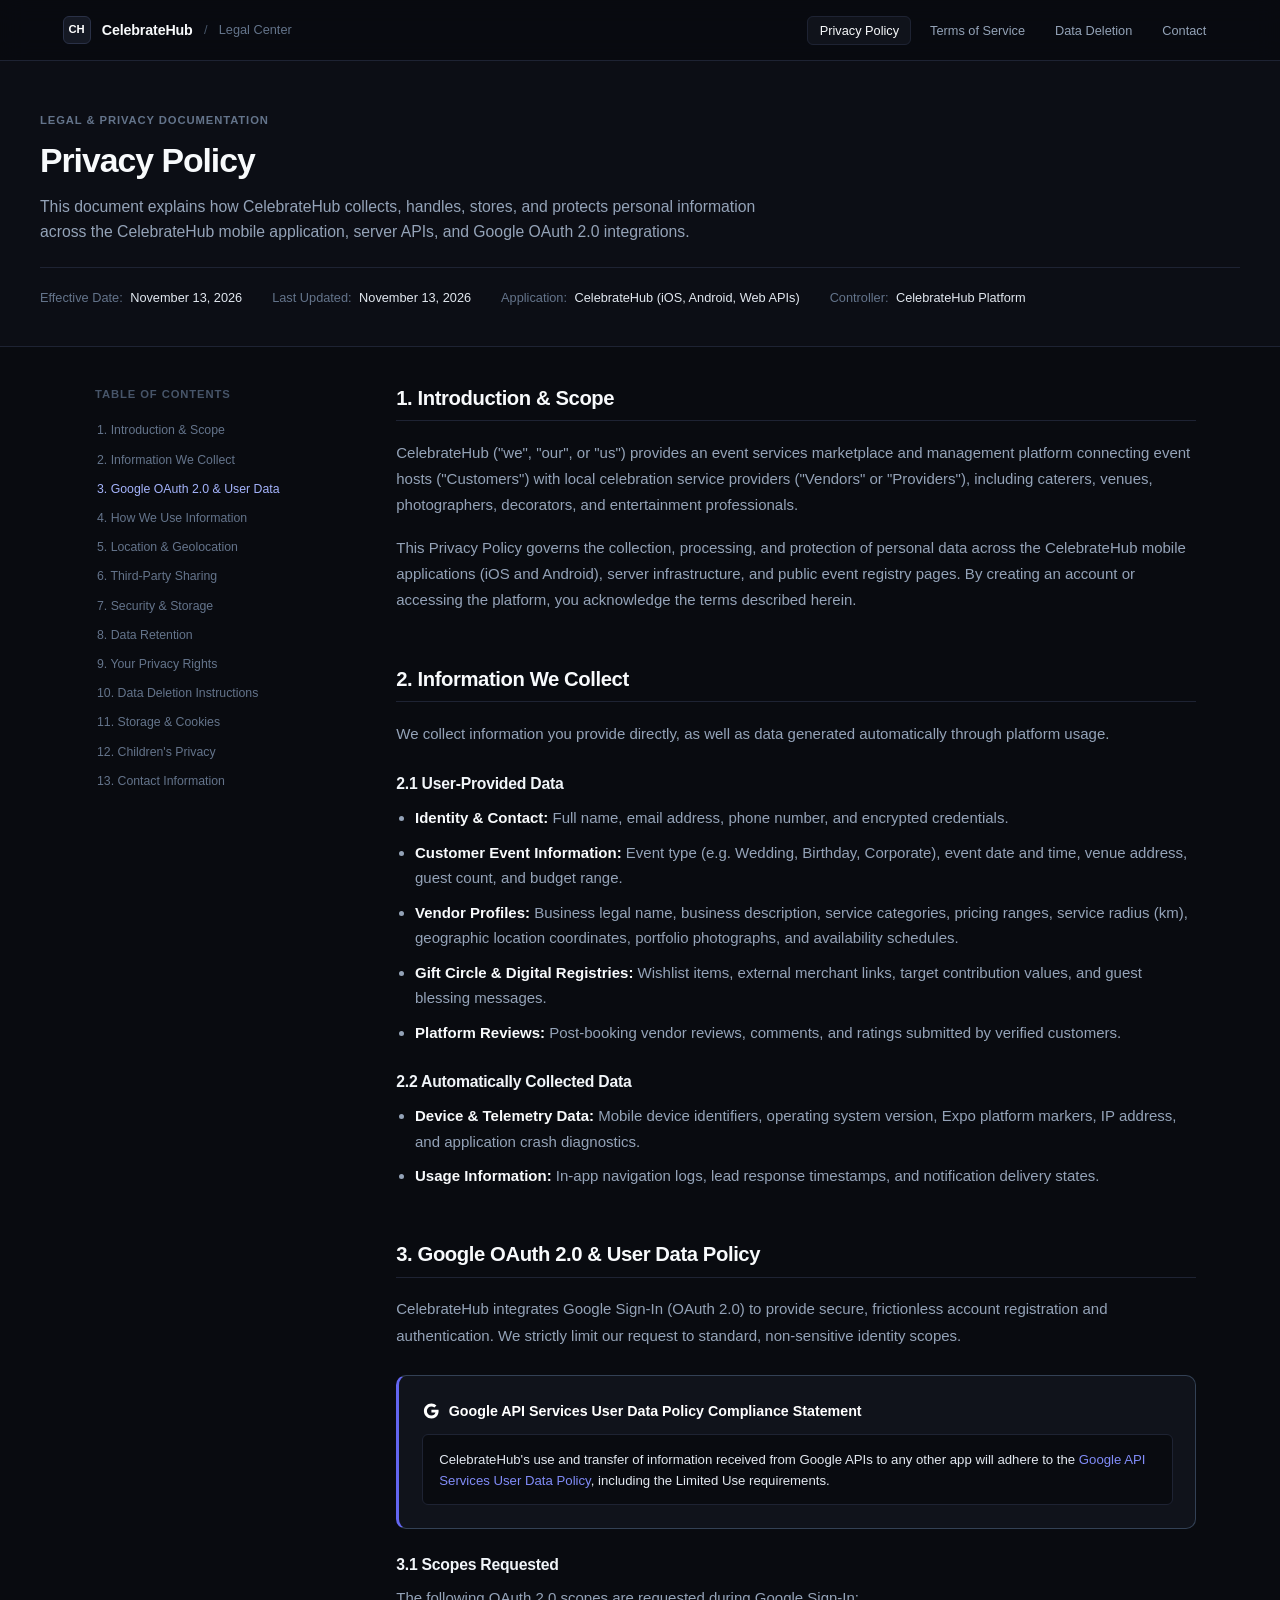
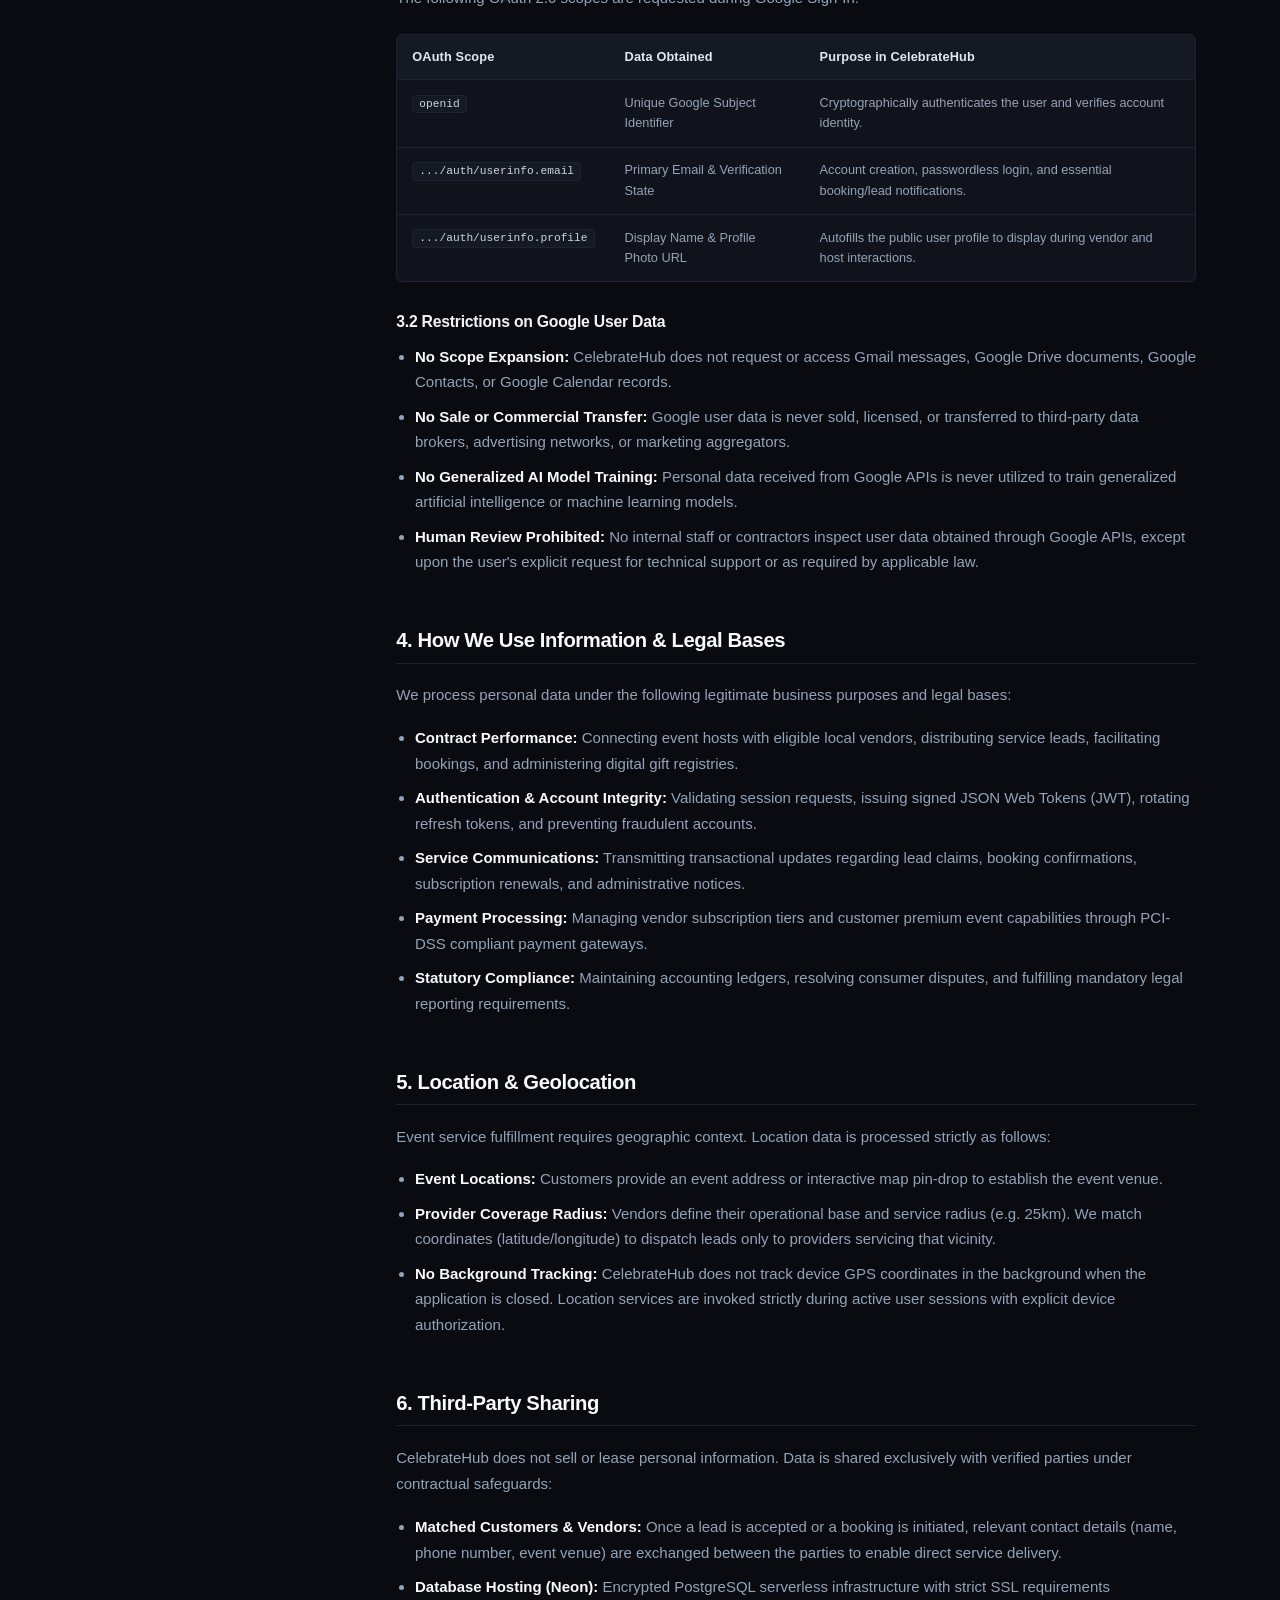
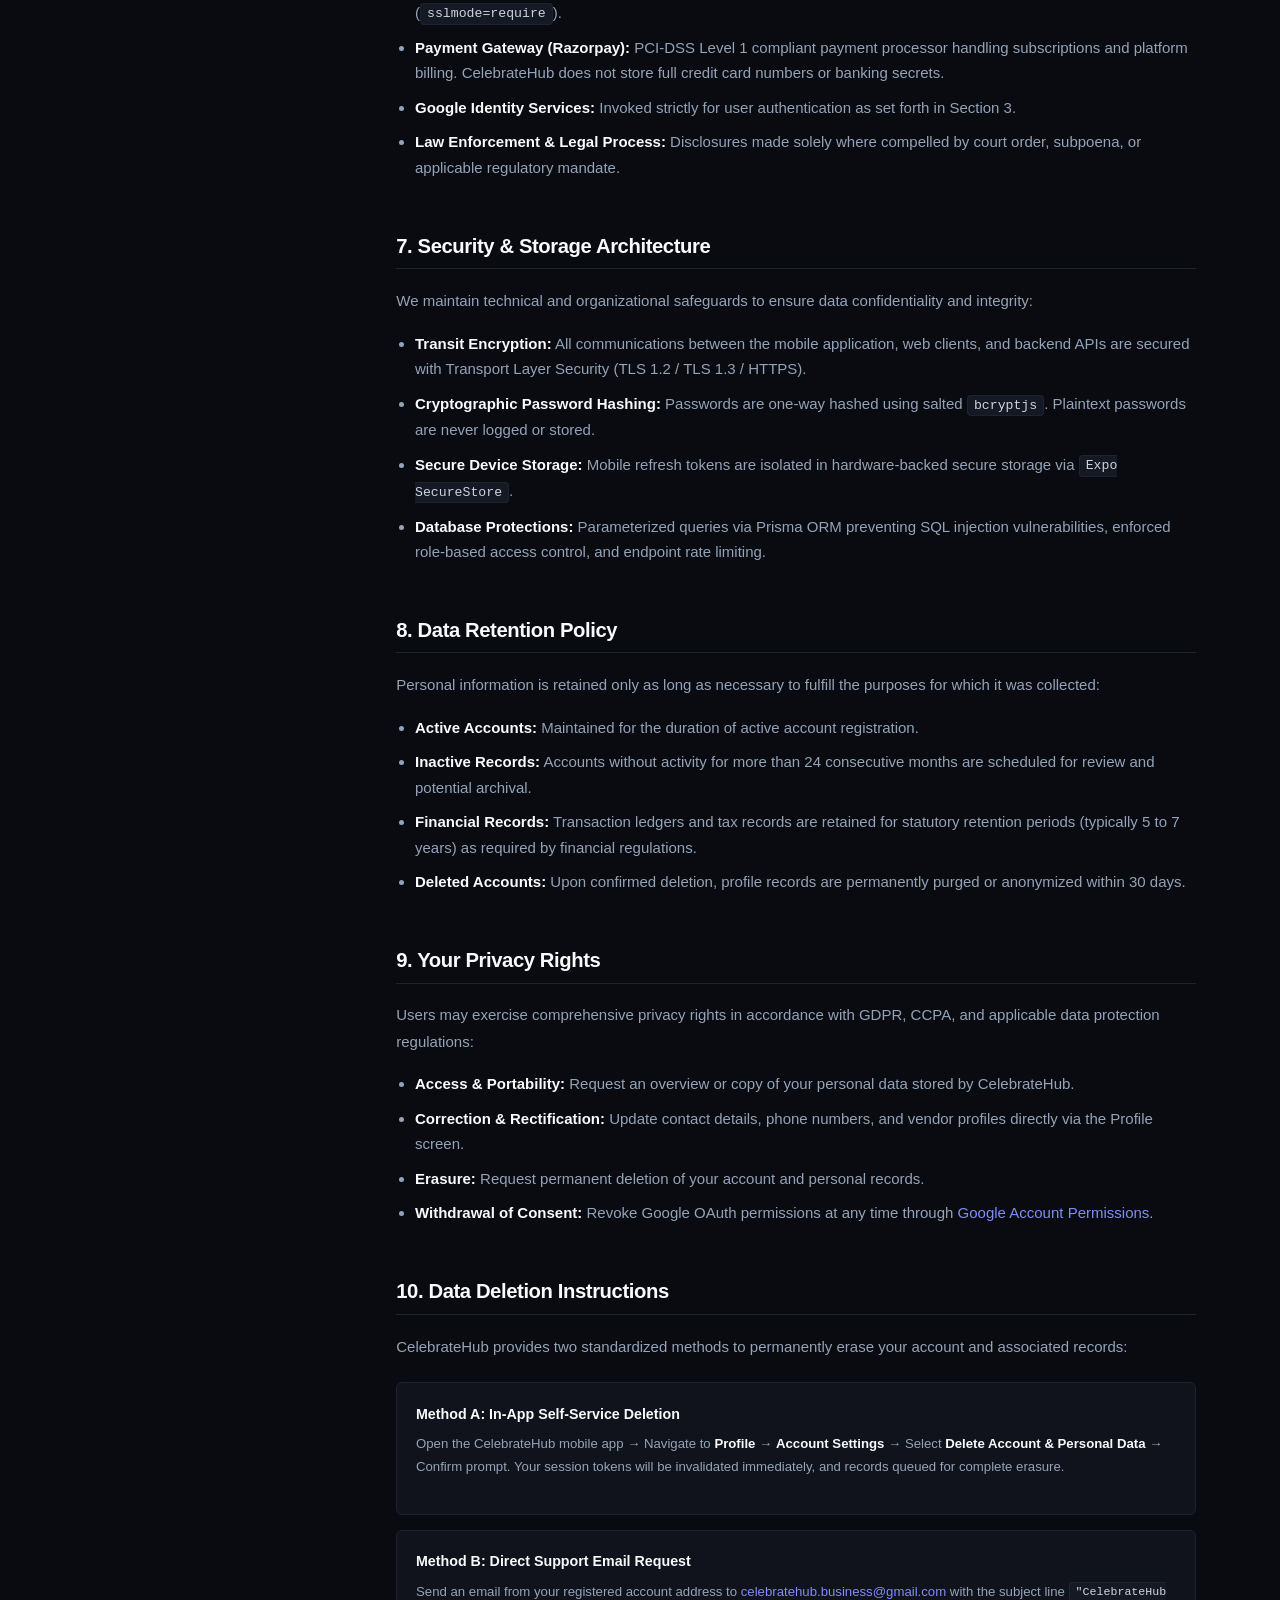
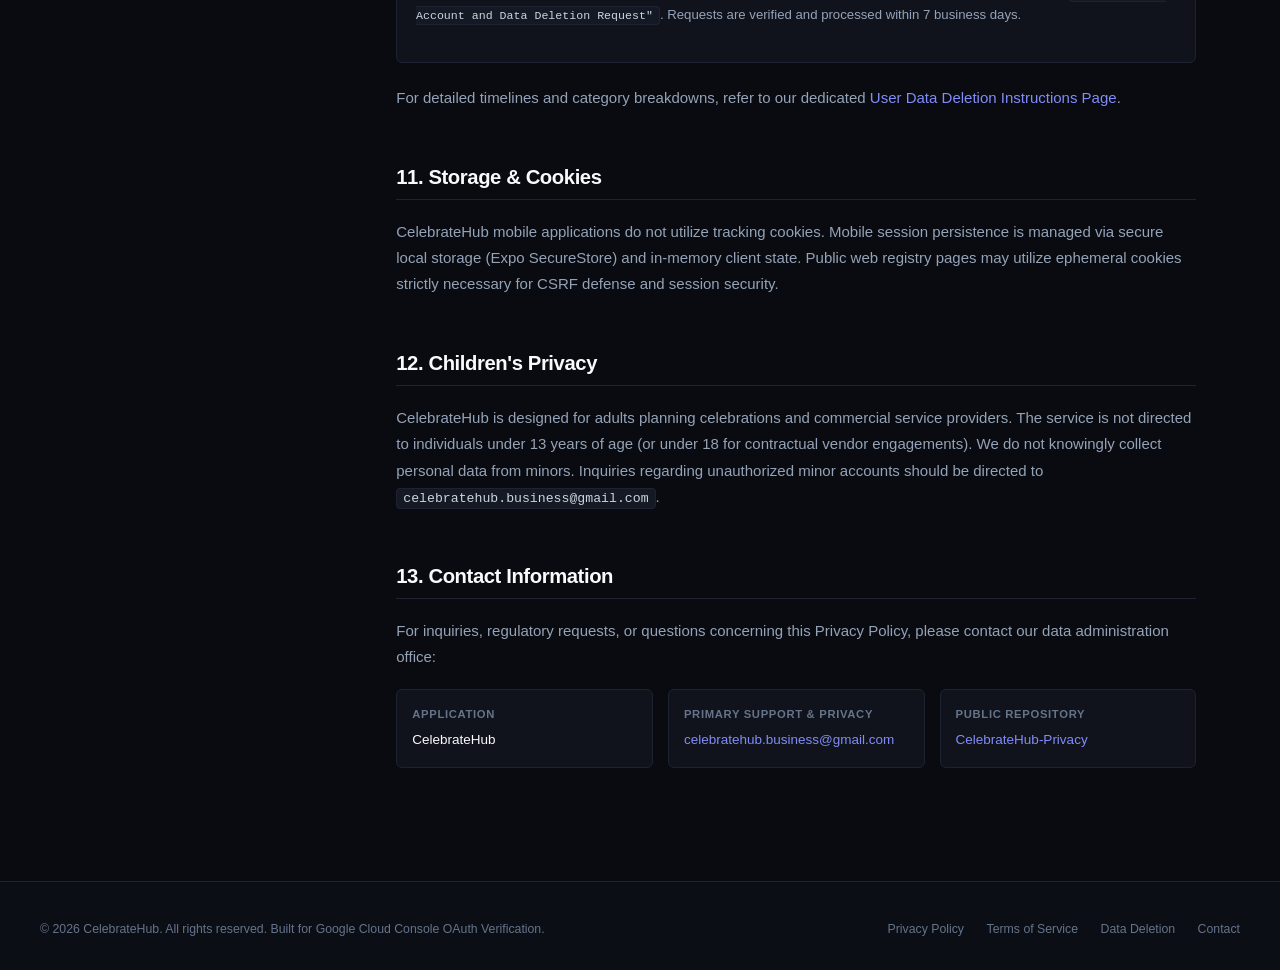
<file: index.html>
<!DOCTYPE html>
<html lang="en">
<head>
  <meta charset="UTF-8">
  <meta name="viewport" content="width=device-width, initial-scale=1.0">
  <title>Privacy Policy — CelebrateHub</title>
  <meta name="description" content="Privacy Policy and Google OAuth 2.0 User Data Statement for CelebrateHub, an event services marketplace and management platform.">
  <meta name="robots" content="index, follow">
  <link rel="canonical" href="https://celebratehubbusiness.vercel.app/">
  
  <link rel="icon" type="image/svg+xml" href="data:image/svg+xml,<svg xmlns='http://www.w3.org/2000/svg' viewBox='0 0 100 100'><rect width='100' height='100' rx='20' fill='%2310131B'/><rect x='2' y='2' width='96' height='96' rx='18' fill='none' stroke='%232A3147' stroke-width='4'/><text x='50%' y='60%' dominant-baseline='middle' text-anchor='middle' font-family='-apple-system,sans-serif' font-weight='700' font-size='38' fill='%23F8FAFC'>CH</text></svg>">
  <link rel="stylesheet" href="styles.css">
</head>
<body>

  <!-- Top Header Navigation -->
  <header class="legal-header">
    <div class="header-inner">
      <a href="index.html" class="brand-link">
        <span class="brand-badge">CH</span>
        <span class="brand-title">CelebrateHub</span>
        <span class="brand-divider">/</span>
        <span class="brand-section-name">Legal Center</span>
      </a>
      <nav>
        <ul class="header-nav">
          <li><a href="index.html" class="active">Privacy Policy</a></li>
          <li><a href="terms.html">Terms of Service</a></li>
          <li><a href="data-deletion.html">Data Deletion</a></li>
          <li><a href="mailto:celebratehub.business@gmail.com">Contact</a></li>
        </ul>
      </nav>
    </div>
  </header>

  <!-- Document Header -->
  <header class="doc-header">
    <div class="doc-header-inner">
      <div class="doc-tag">Legal &amp; Privacy Documentation</div>
      <h1 class="doc-title">Privacy Policy</h1>
      <p class="doc-description">
        This document explains how CelebrateHub collects, handles, stores, and protects personal information across the CelebrateHub mobile application, server APIs, and Google OAuth 2.0 integrations.
      </p>
      <div class="doc-meta">
        <div class="doc-meta-item">
          <span class="doc-meta-label">Effective Date:</span>
          <span class="doc-meta-val">November 13, 2026</span>
        </div>
        <div class="doc-meta-item">
          <span class="doc-meta-label">Last Updated:</span>
          <span class="doc-meta-val">November 13, 2026</span>
        </div>
        <div class="doc-meta-item">
          <span class="doc-meta-label">Application:</span>
          <span class="doc-meta-val">CelebrateHub (iOS, Android, Web APIs)</span>
        </div>
        <div class="doc-meta-item">
          <span class="doc-meta-label">Controller:</span>
          <span class="doc-meta-val">CelebrateHub Platform</span>
        </div>
      </div>
    </div>
  </header>

  <!-- Two-Column Layout -->
  <div class="legal-layout">

    <!-- Table of Contents -->
    <aside class="legal-toc">
      <div class="toc-heading">Table of Contents</div>
      <ul class="toc-nav">
        <li class="toc-item"><a href="#introduction">1. Introduction &amp; Scope</a></li>
        <li class="toc-item"><a href="#information-collected">2. Information We Collect</a></li>
        <li class="toc-item highlight"><a href="#google-data-policy">3. Google OAuth 2.0 &amp; User Data</a></li>
        <li class="toc-item"><a href="#how-we-use-information">4. How We Use Information</a></li>
        <li class="toc-item"><a href="#location-data">5. Location &amp; Geolocation</a></li>
        <li class="toc-item"><a href="#third-parties">6. Third-Party Sharing</a></li>
        <li class="toc-item"><a href="#data-security">7. Security &amp; Storage</a></li>
        <li class="toc-item"><a href="#data-retention">8. Data Retention</a></li>
        <li class="toc-item"><a href="#user-rights">9. Your Privacy Rights</a></li>
        <li class="toc-item"><a href="#data-deletion">10. Data Deletion Instructions</a></li>
        <li class="toc-item"><a href="#local-storage">11. Storage &amp; Cookies</a></li>
        <li class="toc-item"><a href="#children">12. Children's Privacy</a></li>
        <li class="toc-item"><a href="#contact">13. Contact Information</a></li>
      </ul>
    </aside>

    <!-- Main Legal Article -->
    <main class="legal-article">

      <!-- Section 1 -->
      <section id="introduction" class="legal-section">
        <div class="legal-section-header">
          <h2 class="legal-section-title">1. Introduction &amp; Scope</h2>
        </div>
        <p>
          CelebrateHub ("we", "our", or "us") provides an event services marketplace and management platform connecting event hosts ("Customers") with local celebration service providers ("Vendors" or "Providers"), including caterers, venues, photographers, decorators, and entertainment professionals.
        </p>
        <p>
          This Privacy Policy governs the collection, processing, and protection of personal data across the CelebrateHub mobile applications (iOS and Android), server infrastructure, and public event registry pages. By creating an account or accessing the platform, you acknowledge the terms described herein.
        </p>
      </section>

      <!-- Section 2 -->
      <section id="information-collected" class="legal-section">
        <div class="legal-section-header">
          <h2 class="legal-section-title">2. Information We Collect</h2>
        </div>
        <p>We collect information you provide directly, as well as data generated automatically through platform usage.</p>

        <h3>2.1 User-Provided Data</h3>
        <ul>
          <li><strong>Identity &amp; Contact:</strong> Full name, email address, phone number, and encrypted credentials.</li>
          <li><strong>Customer Event Information:</strong> Event type (e.g. Wedding, Birthday, Corporate), event date and time, venue address, guest count, and budget range.</li>
          <li><strong>Vendor Profiles:</strong> Business legal name, business description, service categories, pricing ranges, service radius (km), geographic location coordinates, portfolio photographs, and availability schedules.</li>
          <li><strong>Gift Circle &amp; Digital Registries:</strong> Wishlist items, external merchant links, target contribution values, and guest blessing messages.</li>
          <li><strong>Platform Reviews:</strong> Post-booking vendor reviews, comments, and ratings submitted by verified customers.</li>
        </ul>

        <h3>2.2 Automatically Collected Data</h3>
        <ul>
          <li><strong>Device &amp; Telemetry Data:</strong> Mobile device identifiers, operating system version, Expo platform markers, IP address, and application crash diagnostics.</li>
          <li><strong>Usage Information:</strong> In-app navigation logs, lead response timestamps, and notification delivery states.</li>
        </ul>
      </section>

      <!-- Section 3: Google OAuth 2.0 (Google Verification Core Section) -->
      <section id="google-data-policy" class="legal-section">
        <div class="legal-section-header">
          <h2 class="legal-section-title">3. Google OAuth 2.0 &amp; User Data Policy</h2>
        </div>
        <p>
          CelebrateHub integrates Google Sign-In (OAuth 2.0) to provide secure, frictionless account registration and authentication. We strictly limit our request to standard, non-sensitive identity scopes.
        </p>

        <!-- Official Compliance Card -->
        <div class="compliance-box">
          <div class="compliance-box-header">
            <svg width="18" height="18" viewBox="0 0 24 24" fill="currentColor">
              <path d="M12.545,10.239v3.821h5.445c-0.712,2.315-2.647,3.972-5.445,3.972c-3.332,0-6.033-2.701-6.033-6.032s2.701-6.032,6.033-6.032c1.498,0,2.866,0.549,3.921,1.453l2.814-2.814C17.503,2.988,15.139,2,12.545,2C7.021,2,2.543,6.477,2.543,12s4.478,10,10.002,10c8.396,0,10.249-7.85,9.426-11.761H12.545z"/>
            </svg>
            Google API Services User Data Policy Compliance Statement
          </div>
          <div class="compliance-quote">
            CelebrateHub's use and transfer of information received from Google APIs to any other app will adhere to the <a href="https://developers.google.com/terms/api-services-user-data-policy" target="_blank" rel="noopener noreferrer">Google API Services User Data Policy</a>, including the Limited Use requirements.
          </div>
        </div>

        <h3>3.1 Scopes Requested</h3>
        <p>The following OAuth 2.0 scopes are requested during Google Sign-In:</p>

        <div class="table-container">
          <table class="data-table">
            <thead>
              <tr>
                <th>OAuth Scope</th>
                <th>Data Obtained</th>
                <th>Purpose in CelebrateHub</th>
              </tr>
            </thead>
            <tbody>
              <tr>
                <td><code>openid</code></td>
                <td>Unique Google Subject Identifier</td>
                <td>Cryptographically authenticates the user and verifies account identity.</td>
              </tr>
              <tr>
                <td><code>.../auth/userinfo.email</code></td>
                <td>Primary Email &amp; Verification State</td>
                <td>Account creation, passwordless login, and essential booking/lead notifications.</td>
              </tr>
              <tr>
                <td><code>.../auth/userinfo.profile</code></td>
                <td>Display Name &amp; Profile Photo URL</td>
                <td>Autofills the public user profile to display during vendor and host interactions.</td>
              </tr>
            </tbody>
          </table>
        </div>

        <h3>3.2 Restrictions on Google User Data</h3>
        <ul>
          <li><strong>No Scope Expansion:</strong> CelebrateHub does not request or access Gmail messages, Google Drive documents, Google Contacts, or Google Calendar records.</li>
          <li><strong>No Sale or Commercial Transfer:</strong> Google user data is never sold, licensed, or transferred to third-party data brokers, advertising networks, or marketing aggregators.</li>
          <li><strong>No Generalized AI Model Training:</strong> Personal data received from Google APIs is never utilized to train generalized artificial intelligence or machine learning models.</li>
          <li><strong>Human Review Prohibited:</strong> No internal staff or contractors inspect user data obtained through Google APIs, except upon the user's explicit request for technical support or as required by applicable law.</li>
        </ul>
      </section>

      <!-- Section 4 -->
      <section id="how-we-use-information" class="legal-section">
        <div class="legal-section-header">
          <h2 class="legal-section-title">4. How We Use Information &amp; Legal Bases</h2>
        </div>
        <p>We process personal data under the following legitimate business purposes and legal bases:</p>
        <ul>
          <li><strong>Contract Performance:</strong> Connecting event hosts with eligible local vendors, distributing service leads, facilitating bookings, and administering digital gift registries.</li>
          <li><strong>Authentication &amp; Account Integrity:</strong> Validating session requests, issuing signed JSON Web Tokens (JWT), rotating refresh tokens, and preventing fraudulent accounts.</li>
          <li><strong>Service Communications:</strong> Transmitting transactional updates regarding lead claims, booking confirmations, subscription renewals, and administrative notices.</li>
          <li><strong>Payment Processing:</strong> Managing vendor subscription tiers and customer premium event capabilities through PCI-DSS compliant payment gateways.</li>
          <li><strong>Statutory Compliance:</strong> Maintaining accounting ledgers, resolving consumer disputes, and fulfilling mandatory legal reporting requirements.</li>
        </ul>
      </section>

      <!-- Section 5 -->
      <section id="location-data" class="legal-section">
        <div class="legal-section-header">
          <h2 class="legal-section-title">5. Location &amp; Geolocation</h2>
        </div>
        <p>
          Event service fulfillment requires geographic context. Location data is processed strictly as follows:
        </p>
        <ul>
          <li><strong>Event Locations:</strong> Customers provide an event address or interactive map pin-drop to establish the event venue.</li>
          <li><strong>Provider Coverage Radius:</strong> Vendors define their operational base and service radius (e.g. 25km). We match coordinates (latitude/longitude) to dispatch leads only to providers servicing that vicinity.</li>
          <li><strong>No Background Tracking:</strong> CelebrateHub does not track device GPS coordinates in the background when the application is closed. Location services are invoked strictly during active user sessions with explicit device authorization.</li>
        </ul>
      </section>

      <!-- Section 6 -->
      <section id="third-parties" class="legal-section">
        <div class="legal-section-header">
          <h2 class="legal-section-title">6. Third-Party Sharing</h2>
        </div>
        <p>CelebrateHub does not sell or lease personal information. Data is shared exclusively with verified parties under contractual safeguards:</p>
        <ul>
          <li><strong>Matched Customers &amp; Vendors:</strong> Once a lead is accepted or a booking is initiated, relevant contact details (name, phone number, event venue) are exchanged between the parties to enable direct service delivery.</li>
          <li><strong>Database Hosting (Neon):</strong> Encrypted PostgreSQL serverless infrastructure with strict SSL requirements (<code>sslmode=require</code>).</li>
          <li><strong>Payment Gateway (Razorpay):</strong> PCI-DSS Level 1 compliant payment processor handling subscriptions and platform billing. CelebrateHub does not store full credit card numbers or banking secrets.</li>
          <li><strong>Google Identity Services:</strong> Invoked strictly for user authentication as set forth in Section 3.</li>
          <li><strong>Law Enforcement &amp; Legal Process:</strong> Disclosures made solely where compelled by court order, subpoena, or applicable regulatory mandate.</li>
        </ul>
      </section>

      <!-- Section 7 -->
      <section id="data-security" class="legal-section">
        <div class="legal-section-header">
          <h2 class="legal-section-title">7. Security &amp; Storage Architecture</h2>
        </div>
        <p>We maintain technical and organizational safeguards to ensure data confidentiality and integrity:</p>
        <ul>
          <li><strong>Transit Encryption:</strong> All communications between the mobile application, web clients, and backend APIs are secured with Transport Layer Security (TLS 1.2 / TLS 1.3 / HTTPS).</li>
          <li><strong>Cryptographic Password Hashing:</strong> Passwords are one-way hashed using salted <code>bcryptjs</code>. Plaintext passwords are never logged or stored.</li>
          <li><strong>Secure Device Storage:</strong> Mobile refresh tokens are isolated in hardware-backed secure storage via <code>Expo SecureStore</code>.</li>
          <li><strong>Database Protections:</strong> Parameterized queries via Prisma ORM preventing SQL injection vulnerabilities, enforced role-based access control, and endpoint rate limiting.</li>
        </ul>
      </section>

      <!-- Section 8 -->
      <section id="data-retention" class="legal-section">
        <div class="legal-section-header">
          <h2 class="legal-section-title">8. Data Retention Policy</h2>
        </div>
        <p>
          Personal information is retained only as long as necessary to fulfill the purposes for which it was collected:
        </p>
        <ul>
          <li><strong>Active Accounts:</strong> Maintained for the duration of active account registration.</li>
          <li><strong>Inactive Records:</strong> Accounts without activity for more than 24 consecutive months are scheduled for review and potential archival.</li>
          <li><strong>Financial Records:</strong> Transaction ledgers and tax records are retained for statutory retention periods (typically 5 to 7 years) as required by financial regulations.</li>
          <li><strong>Deleted Accounts:</strong> Upon confirmed deletion, profile records are permanently purged or anonymized within 30 days.</li>
        </ul>
      </section>

      <!-- Section 9 -->
      <section id="user-rights" class="legal-section">
        <div class="legal-section-header">
          <h2 class="legal-section-title">9. Your Privacy Rights</h2>
        </div>
        <p>
          Users may exercise comprehensive privacy rights in accordance with GDPR, CCPA, and applicable data protection regulations:
        </p>
        <ul>
          <li><strong>Access &amp; Portability:</strong> Request an overview or copy of your personal data stored by CelebrateHub.</li>
          <li><strong>Correction &amp; Rectification:</strong> Update contact details, phone numbers, and vendor profiles directly via the Profile screen.</li>
          <li><strong>Erasure:</strong> Request permanent deletion of your account and personal records.</li>
          <li><strong>Withdrawal of Consent:</strong> Revoke Google OAuth permissions at any time through <a href="https://myaccount.google.com/permissions" target="_blank" rel="noopener noreferrer">Google Account Permissions</a>.</li>
        </ul>
      </section>

      <!-- Section 10 -->
      <section id="data-deletion" class="legal-section">
        <div class="legal-section-header">
          <h2 class="legal-section-title">10. Data Deletion Instructions</h2>
        </div>
        <p>
          CelebrateHub provides two standardized methods to permanently erase your account and associated records:
        </p>

        <div class="procedure-list">
          <div class="procedure-item">
            <div class="procedure-title">Method A: In-App Self-Service Deletion</div>
            <p class="procedure-desc">
              Open the CelebrateHub mobile app &rarr; Navigate to <strong>Profile</strong> &rarr; <strong>Account Settings</strong> &rarr; Select <strong>Delete Account &amp; Personal Data</strong> &rarr; Confirm prompt. Your session tokens will be invalidated immediately, and records queued for complete erasure.
            </p>
          </div>

          <div class="procedure-item">
            <div class="procedure-title">Method B: Direct Support Email Request</div>
            <p class="procedure-desc">
              Send an email from your registered account address to <a href="mailto:celebratehub.business@gmail.com?subject=CelebrateHub%20Account%20and%20Data%20Deletion%20Request">celebratehub.business@gmail.com</a> with the subject line <code>"CelebrateHub Account and Data Deletion Request"</code>. Requests are verified and processed within 7 business days.
            </p>
          </div>
        </div>

        <p>
          For detailed timelines and category breakdowns, refer to our dedicated <a href="data-deletion.html">User Data Deletion Instructions Page</a>.
        </p>
      </section>

      <!-- Section 11 -->
      <section id="local-storage" class="legal-section">
        <div class="legal-section-header">
          <h2 class="legal-section-title">11. Storage &amp; Cookies</h2>
        </div>
        <p>
          CelebrateHub mobile applications do not utilize tracking cookies. Mobile session persistence is managed via secure local storage (Expo SecureStore) and in-memory client state. Public web registry pages may utilize ephemeral cookies strictly necessary for CSRF defense and session security.
        </p>
      </section>

      <!-- Section 12 -->
      <section id="children" class="legal-section">
        <div class="legal-section-header">
          <h2 class="legal-section-title">12. Children's Privacy</h2>
        </div>
        <p>
          CelebrateHub is designed for adults planning celebrations and commercial service providers. The service is not directed to individuals under 13 years of age (or under 18 for contractual vendor engagements). We do not knowingly collect personal data from minors. Inquiries regarding unauthorized minor accounts should be directed to <code>celebratehub.business@gmail.com</code>.
        </p>
      </section>

      <!-- Section 13 -->
      <section id="contact" class="legal-section">
        <div class="legal-section-header">
          <h2 class="legal-section-title">13. Contact Information</h2>
        </div>
        <p>
          For inquiries, regulatory requests, or questions concerning this Privacy Policy, please contact our data administration office:
        </p>

        <div class="contact-grid">
          <div class="contact-cell">
            <div class="contact-cell-title">Application</div>
            <div class="contact-cell-val">CelebrateHub</div>
          </div>
          <div class="contact-cell">
            <div class="contact-cell-title">Primary Support &amp; Privacy</div>
            <div class="contact-cell-val">
              <a href="mailto:celebratehub.business@gmail.com">celebratehub.business@gmail.com</a>
            </div>
          </div>
          <div class="contact-cell">
            <div class="contact-cell-title">Public Repository</div>
            <div class="contact-cell-val">
              <a href="https://github.com/sairiteshdomakuntla/CelebrateHub-Privacy" target="_blank" rel="noopener noreferrer">CelebrateHub-Privacy</a>
            </div>
          </div>
        </div>
      </section>

    </main>
  </div>

  <!-- Footer -->
  <footer class="legal-footer">
    <div class="footer-inner">
      <div>
        &copy; 2026 CelebrateHub. All rights reserved. Built for Google Cloud Console OAuth Verification.
      </div>
      <ul class="footer-nav">
        <li><a href="index.html">Privacy Policy</a></li>
        <li><a href="terms.html">Terms of Service</a></li>
        <li><a href="data-deletion.html">Data Deletion</a></li>
        <li><a href="mailto:celebratehub.business@gmail.com">Contact</a></li>
      </ul>
    </div>
  </footer>

</body>
</html>
</file>
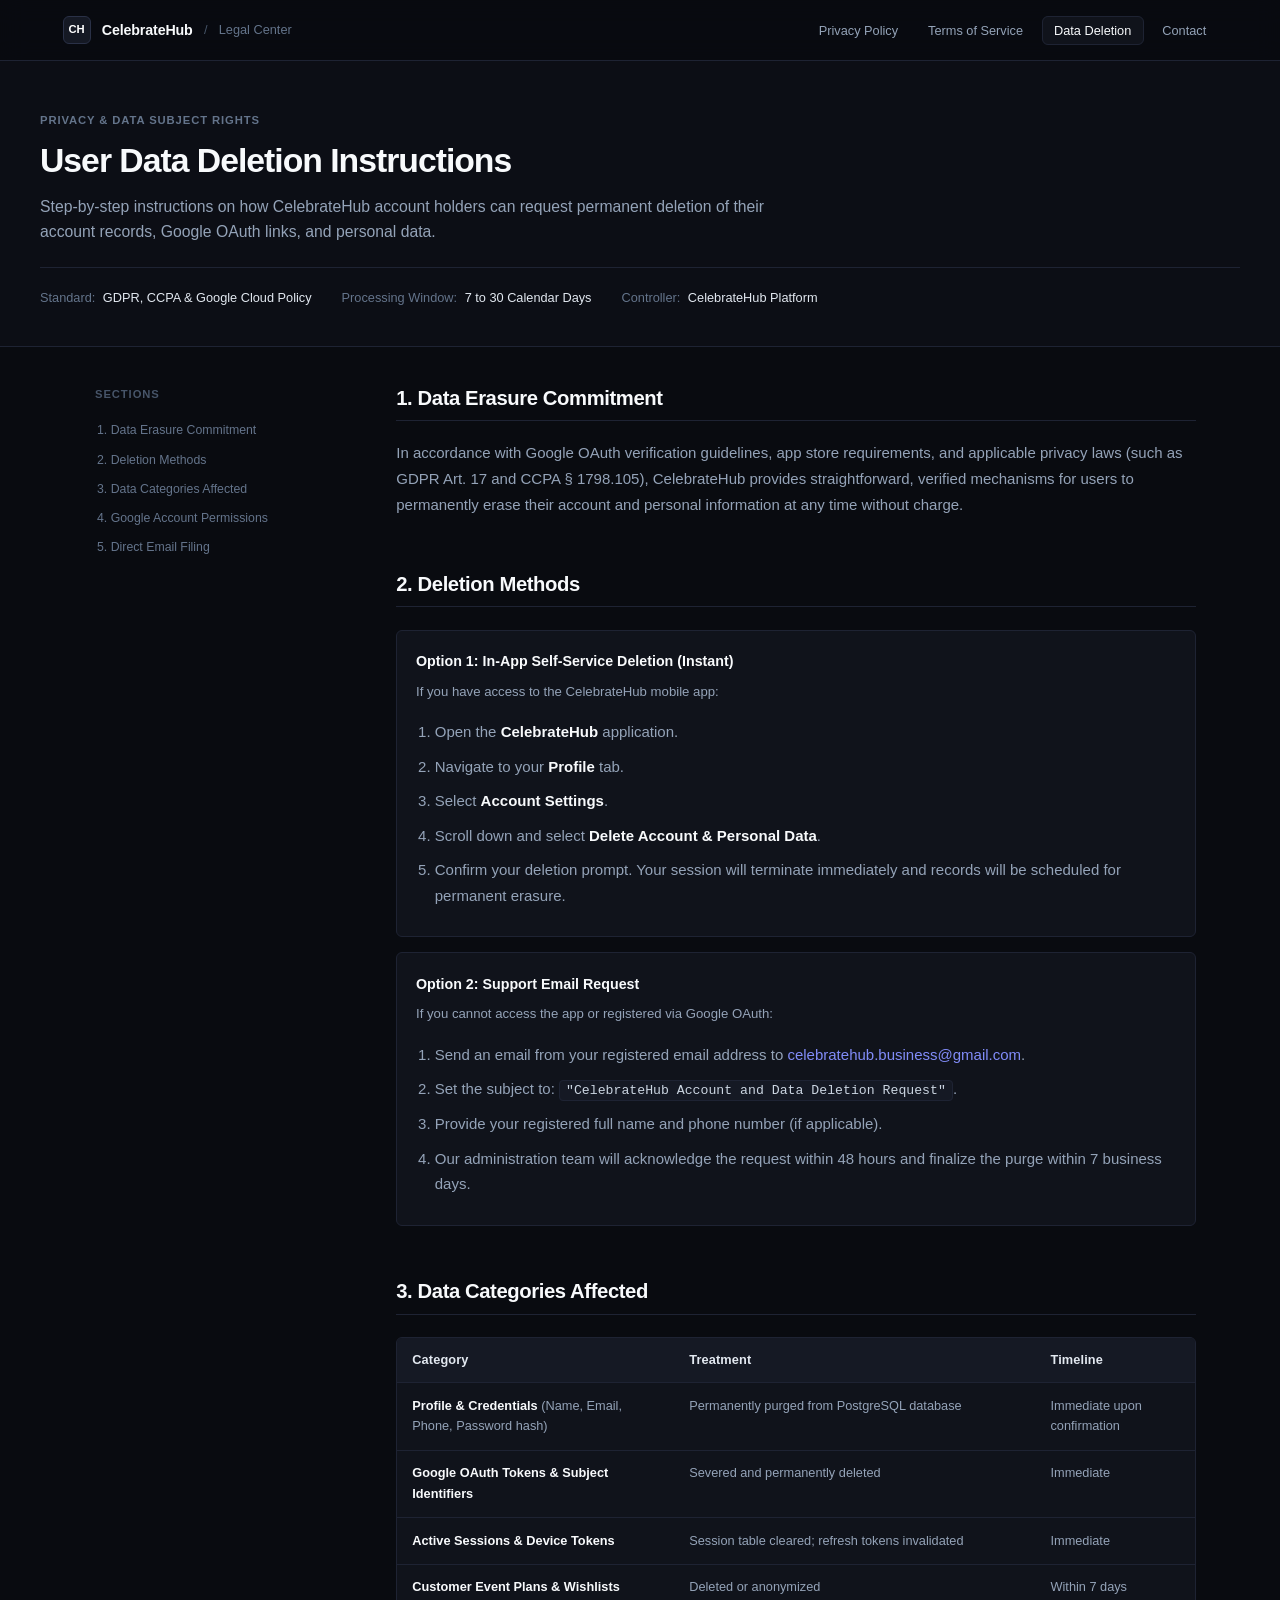
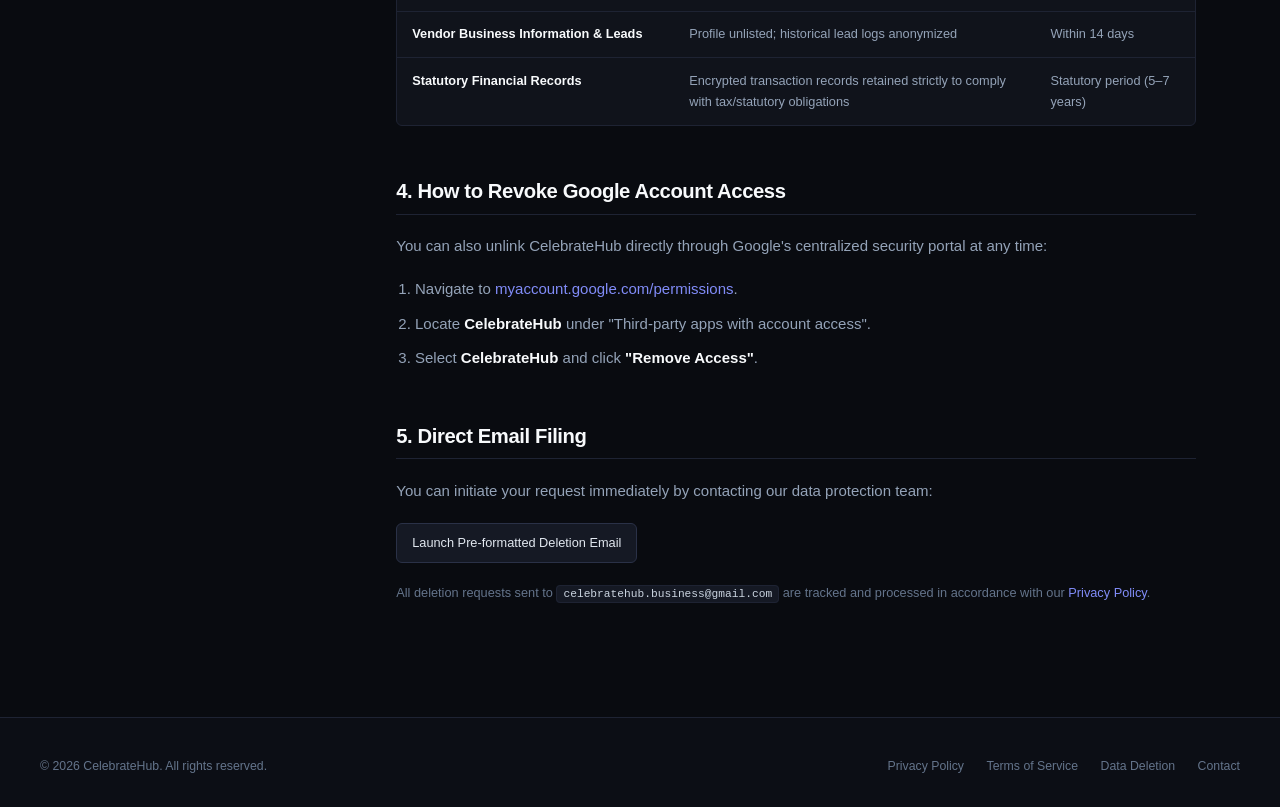
<file: data-deletion.html>
<!DOCTYPE html>
<html lang="en">
<head>
  <meta charset="UTF-8">
  <meta name="viewport" content="width=device-width, initial-scale=1.0">
  <title>Data Deletion Instructions — CelebrateHub</title>
  <meta name="description" content="Official instructions for CelebrateHub users to request complete account and personal data deletion.">
  <meta name="robots" content="index, follow">
  <link rel="canonical" href="https://celebratehubbusiness.vercel.app/data-deletion.html">
  
  <link rel="icon" type="image/svg+xml" href="data:image/svg+xml,<svg xmlns='http://www.w3.org/2000/svg' viewBox='0 0 100 100'><rect width='100' height='100' rx='20' fill='%2310131B'/><rect x='2' y='2' width='96' height='96' rx='18' fill='none' stroke='%232A3147' stroke-width='4'/><text x='50%' y='60%' dominant-baseline='middle' text-anchor='middle' font-family='-apple-system,sans-serif' font-weight='700' font-size='38' fill='%23F8FAFC'>CH</text></svg>">
  <link rel="stylesheet" href="styles.css">
</head>
<body>

  <!-- Top Header Navigation -->
  <header class="legal-header">
    <div class="header-inner">
      <a href="index.html" class="brand-link">
        <span class="brand-badge">CH</span>
        <span class="brand-title">CelebrateHub</span>
        <span class="brand-divider">/</span>
        <span class="brand-section-name">Legal Center</span>
      </a>
      <nav>
        <ul class="header-nav">
          <li><a href="index.html">Privacy Policy</a></li>
          <li><a href="terms.html">Terms of Service</a></li>
          <li><a href="data-deletion.html" class="active">Data Deletion</a></li>
          <li><a href="mailto:celebratehub.business@gmail.com">Contact</a></li>
        </ul>
      </nav>
    </div>
  </header>

  <!-- Document Header -->
  <header class="doc-header">
    <div class="doc-header-inner">
      <div class="doc-tag">Privacy &amp; Data Subject Rights</div>
      <h1 class="doc-title">User Data Deletion Instructions</h1>
      <p class="doc-description">
        Step-by-step instructions on how CelebrateHub account holders can request permanent deletion of their account records, Google OAuth links, and personal data.
      </p>
      <div class="doc-meta">
        <div class="doc-meta-item">
          <span class="doc-meta-label">Standard:</span>
          <span class="doc-meta-val">GDPR, CCPA &amp; Google Cloud Policy</span>
        </div>
        <div class="doc-meta-item">
          <span class="doc-meta-label">Processing Window:</span>
          <span class="doc-meta-val">7 to 30 Calendar Days</span>
        </div>
        <div class="doc-meta-item">
          <span class="doc-meta-label">Controller:</span>
          <span class="doc-meta-val">CelebrateHub Platform</span>
        </div>
      </div>
    </div>
  </header>

  <!-- Two-Column Layout -->
  <div class="legal-layout">

    <!-- Table of Contents -->
    <aside class="legal-toc">
      <div class="toc-heading">Sections</div>
      <ul class="toc-nav">
        <li class="toc-item"><a href="#policy">1. Data Erasure Commitment</a></li>
        <li class="toc-item"><a href="#methods">2. Deletion Methods</a></li>
        <li class="toc-item"><a href="#scope">3. Data Categories Affected</a></li>
        <li class="toc-item"><a href="#google-revocation">4. Google Account Permissions</a></li>
        <li class="toc-item"><a href="#email-request">5. Direct Email Filing</a></li>
      </ul>
    </aside>

    <!-- Main Legal Article -->
    <main class="legal-article">

      <section id="policy" class="legal-section">
        <div class="legal-section-header">
          <h2 class="legal-section-title">1. Data Erasure Commitment</h2>
        </div>
        <p>
          In accordance with Google OAuth verification guidelines, app store requirements, and applicable privacy laws (such as GDPR Art. 17 and CCPA &sect; 1798.105), CelebrateHub provides straightforward, verified mechanisms for users to permanently erase their account and personal information at any time without charge.
        </p>
      </section>

      <section id="methods" class="legal-section">
        <div class="legal-section-header">
          <h2 class="legal-section-title">2. Deletion Methods</h2>
        </div>

        <div class="procedure-list">
          <div class="procedure-item">
            <div class="procedure-title">Option 1: In-App Self-Service Deletion (Instant)</div>
            <p class="procedure-desc">
              If you have access to the CelebrateHub mobile app:
            </p>
            <ol style="margin: 0.5rem 0 0 1.25rem;">
              <li>Open the <strong>CelebrateHub</strong> application.</li>
              <li>Navigate to your <strong>Profile</strong> tab.</li>
              <li>Select <strong>Account Settings</strong>.</li>
              <li>Scroll down and select <strong>Delete Account &amp; Personal Data</strong>.</li>
              <li>Confirm your deletion prompt. Your session will terminate immediately and records will be scheduled for permanent erasure.</li>
            </ol>
          </div>

          <div class="procedure-item">
            <div class="procedure-title">Option 2: Support Email Request</div>
            <p class="procedure-desc">
              If you cannot access the app or registered via Google OAuth:
            </p>
            <ol style="margin: 0.5rem 0 0 1.25rem;">
              <li>Send an email from your registered email address to <a href="mailto:celebratehub.business@gmail.com?subject=CelebrateHub%20Account%20and%20Data%20Deletion%20Request">celebratehub.business@gmail.com</a>.</li>
              <li>Set the subject to: <code>"CelebrateHub Account and Data Deletion Request"</code>.</li>
              <li>Provide your registered full name and phone number (if applicable).</li>
              <li>Our administration team will acknowledge the request within 48 hours and finalize the purge within 7 business days.</li>
            </ol>
          </div>
        </div>
      </section>

      <section id="scope" class="legal-section">
        <div class="legal-section-header">
          <h2 class="legal-section-title">3. Data Categories Affected</h2>
        </div>

        <div class="table-container">
          <table class="data-table">
            <thead>
              <tr>
                <th>Category</th>
                <th>Treatment</th>
                <th>Timeline</th>
              </tr>
            </thead>
            <tbody>
              <tr>
                <td><strong>Profile &amp; Credentials</strong> (Name, Email, Phone, Password hash)</td>
                <td>Permanently purged from PostgreSQL database</td>
                <td>Immediate upon confirmation</td>
              </tr>
              <tr>
                <td><strong>Google OAuth Tokens &amp; Subject Identifiers</strong></td>
                <td>Severed and permanently deleted</td>
                <td>Immediate</td>
              </tr>
              <tr>
                <td><strong>Active Sessions &amp; Device Tokens</strong></td>
                <td>Session table cleared; refresh tokens invalidated</td>
                <td>Immediate</td>
              </tr>
              <tr>
                <td><strong>Customer Event Plans &amp; Wishlists</strong></td>
                <td>Deleted or anonymized</td>
                <td>Within 7 days</td>
              </tr>
              <tr>
                <td><strong>Vendor Business Information &amp; Leads</strong></td>
                <td>Profile unlisted; historical lead logs anonymized</td>
                <td>Within 14 days</td>
              </tr>
              <tr>
                <td><strong>Statutory Financial Records</strong></td>
                <td>Encrypted transaction records retained strictly to comply with tax/statutory obligations</td>
                <td>Statutory period (5–7 years)</td>
              </tr>
            </tbody>
          </table>
        </div>
      </section>

      <section id="google-revocation" class="legal-section">
        <div class="legal-section-header">
          <h2 class="legal-section-title">4. How to Revoke Google Account Access</h2>
        </div>
        <p>
          You can also unlink CelebrateHub directly through Google's centralized security portal at any time:
        </p>
        <ol>
          <li>Navigate to <a href="https://myaccount.google.com/permissions" target="_blank" rel="noopener noreferrer">myaccount.google.com/permissions</a>.</li>
          <li>Locate <strong>CelebrateHub</strong> under "Third-party apps with account access".</li>
          <li>Select <strong>CelebrateHub</strong> and click <strong>"Remove Access"</strong>.</li>
        </ol>
      </section>

      <section id="email-request" class="legal-section">
        <div class="legal-section-header">
          <h2 class="legal-section-title">5. Direct Email Filing</h2>
        </div>
        <p>
          You can initiate your request immediately by contacting our data protection team:
        </p>
        <div style="margin: 1.25rem 0;">
          <a href="mailto:celebratehub.business@gmail.com?subject=CelebrateHub%20Account%20and%20Data%20Deletion%20Request&body=Hello%20CelebrateHub%20Team,%0A%0APlease%20permanently%20delete%20my%20CelebrateHub%20account%20and%20all%20associated%20personal%20data.%0A%0ARegistered%20Details:%0A-%20Full%20Name:%20%0A-%20Registered%20Email:%20%0A-%20Phone%20Number:%20%0A%0AThank%20you." class="btn-neutral">
            Launch Pre-formatted Deletion Email
          </a>
        </div>
        <p style="font-size: 0.85rem; color: var(--color-text-muted);">
          All deletion requests sent to <code>celebratehub.business@gmail.com</code> are tracked and processed in accordance with our <a href="index.html">Privacy Policy</a>.
        </p>
      </section>

    </main>
  </div>

  <!-- Footer -->
  <footer class="legal-footer">
    <div class="footer-inner">
      <div>
        &copy; 2026 CelebrateHub. All rights reserved.
      </div>
      <ul class="footer-nav">
        <li><a href="index.html">Privacy Policy</a></li>
        <li><a href="terms.html">Terms of Service</a></li>
        <li><a href="data-deletion.html">Data Deletion</a></li>
        <li><a href="mailto:celebratehub.business@gmail.com">Contact</a></li>
      </ul>
    </div>
  </footer>

</body>
</html>
</file>
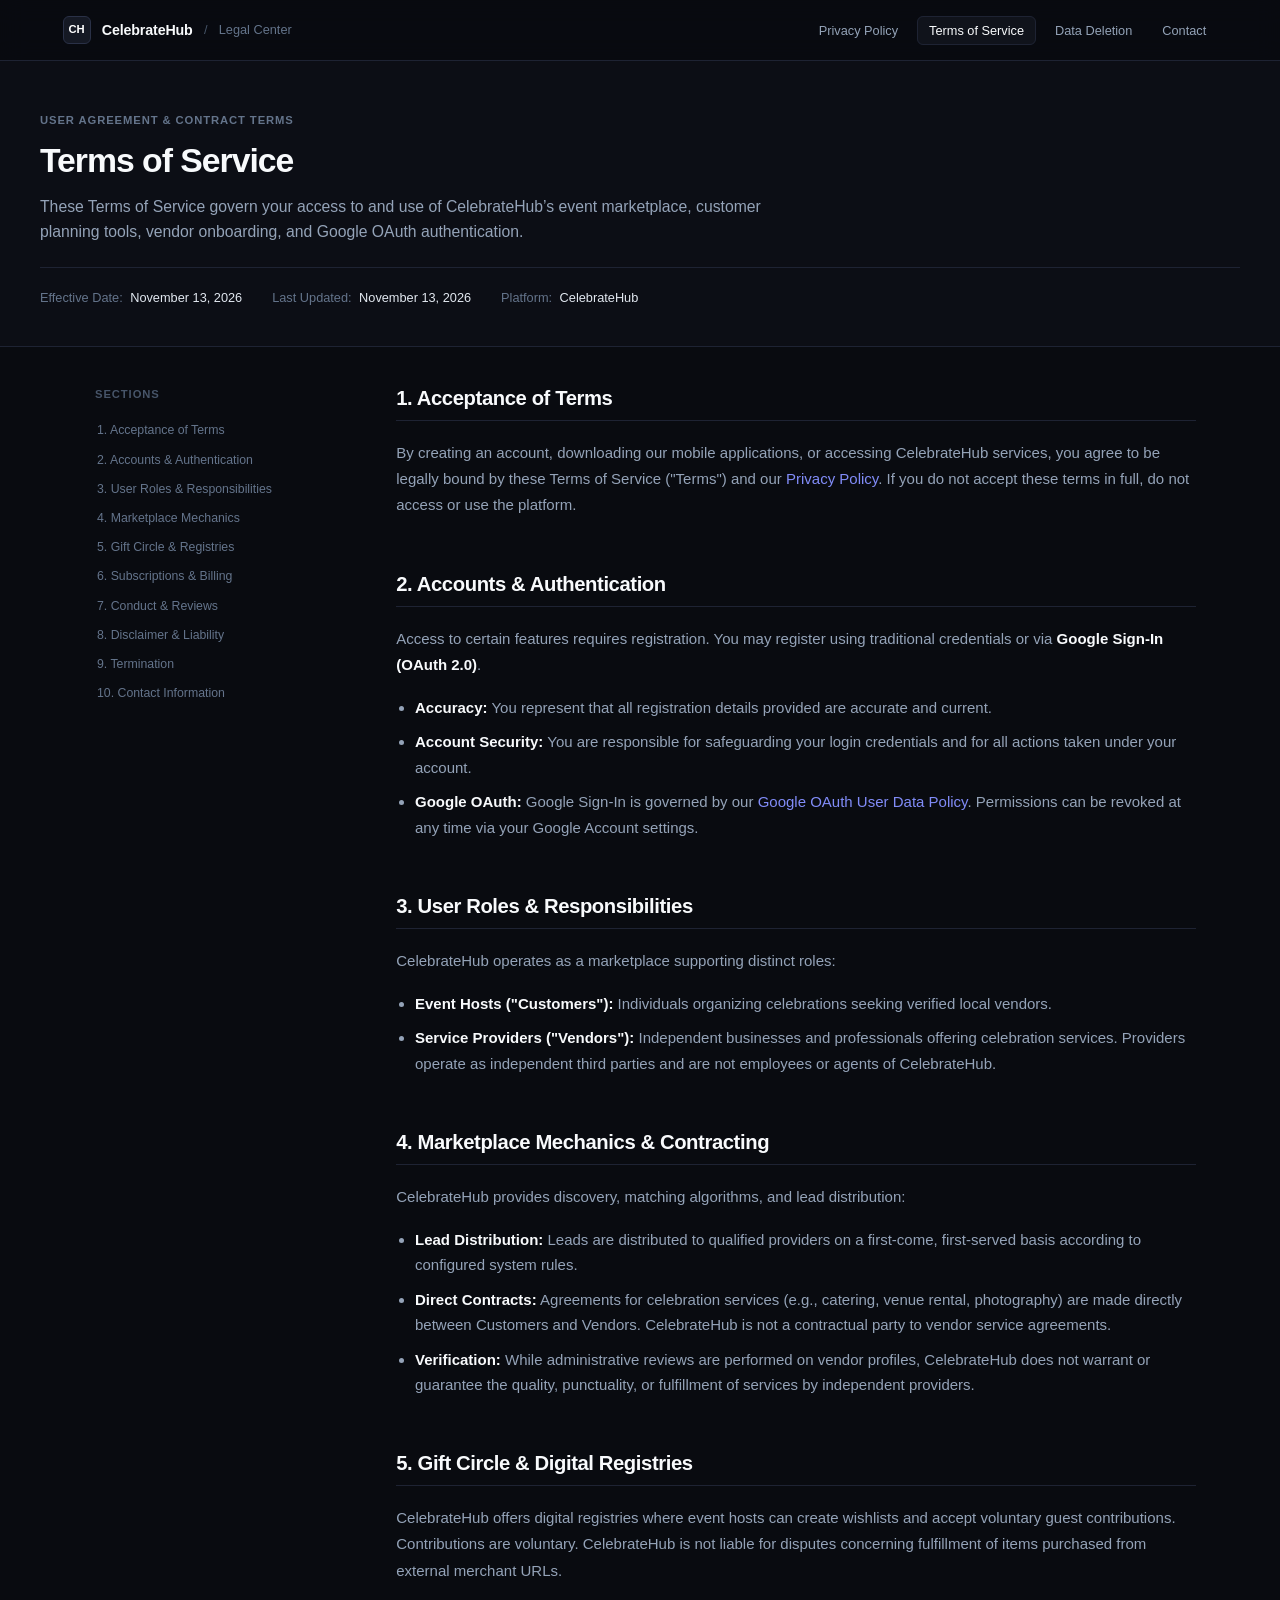
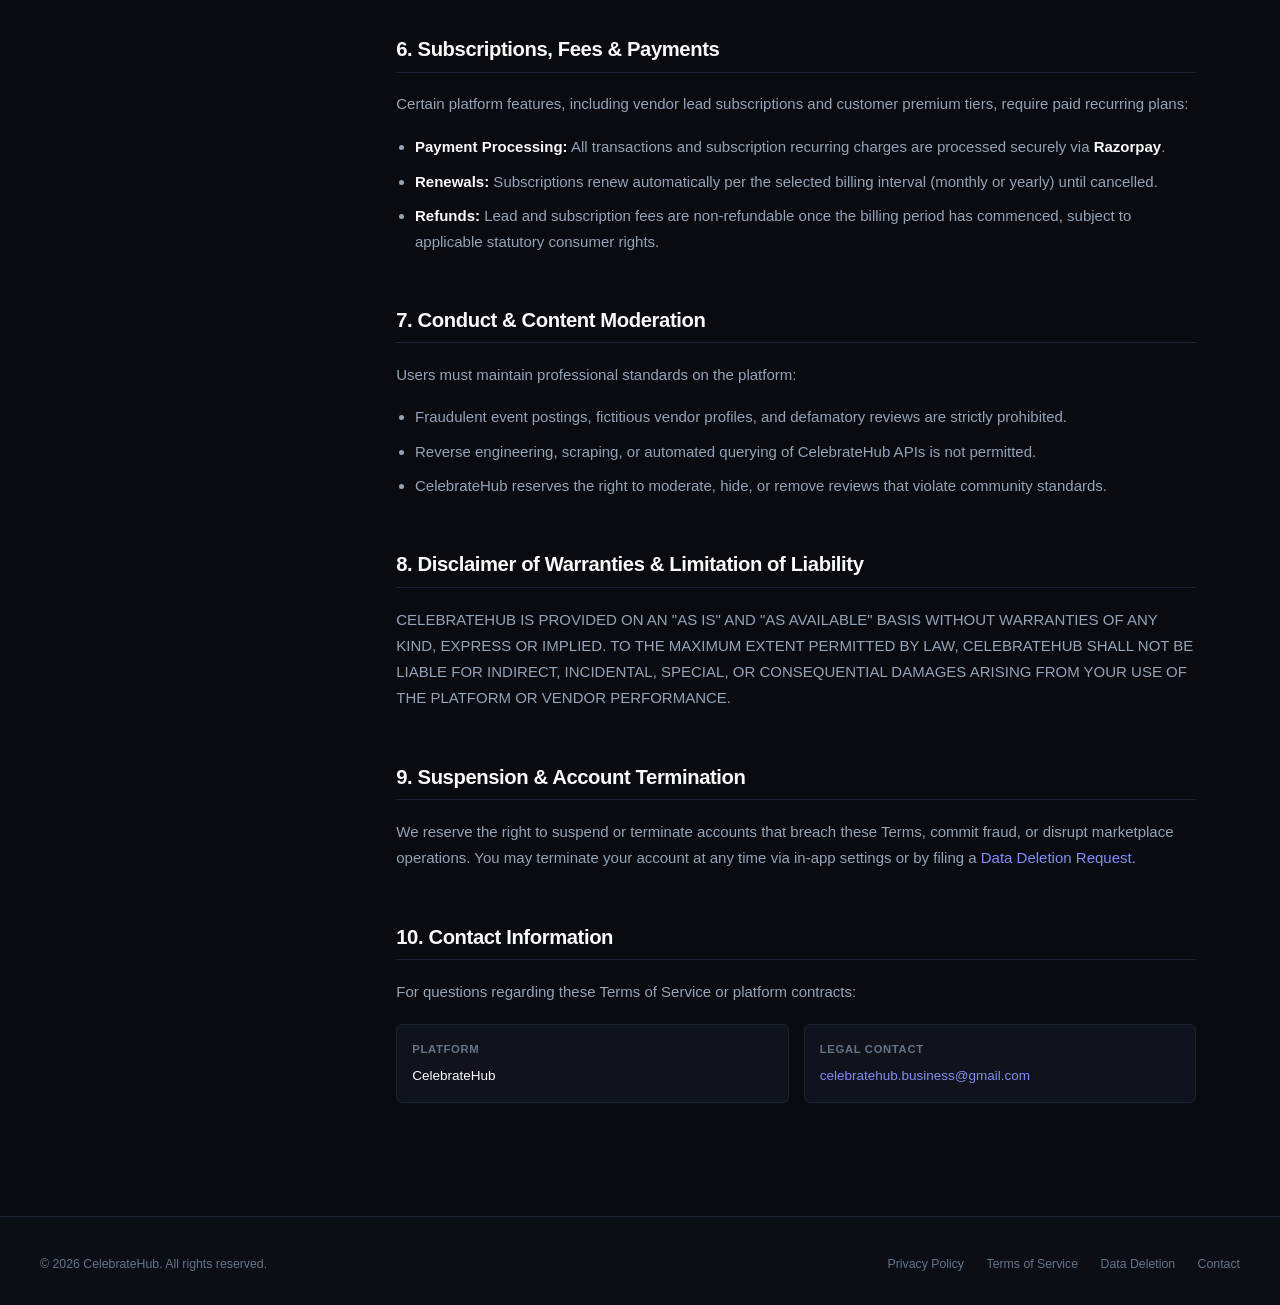
<file: terms.html>
<!DOCTYPE html>
<html lang="en">
<head>
  <meta charset="UTF-8">
  <meta name="viewport" content="width=device-width, initial-scale=1.0">
  <title>Terms of Service — CelebrateHub</title>
  <meta name="description" content="Terms of Service and Marketplace User Agreement for CelebrateHub, an event services platform.">
  <meta name="robots" content="index, follow">
  <link rel="canonical" href="https://celebratehubbusiness.vercel.app/terms.html">
  
  <link rel="icon" type="image/svg+xml" href="data:image/svg+xml,<svg xmlns='http://www.w3.org/2000/svg' viewBox='0 0 100 100'><rect width='100' height='100' rx='20' fill='%2310131B'/><rect x='2' y='2' width='96' height='96' rx='18' fill='none' stroke='%232A3147' stroke-width='4'/><text x='50%' y='60%' dominant-baseline='middle' text-anchor='middle' font-family='-apple-system,sans-serif' font-weight='700' font-size='38' fill='%23F8FAFC'>CH</text></svg>">
  <link rel="stylesheet" href="styles.css">
</head>
<body>

  <!-- Top Header Navigation -->
  <header class="legal-header">
    <div class="header-inner">
      <a href="index.html" class="brand-link">
        <span class="brand-badge">CH</span>
        <span class="brand-title">CelebrateHub</span>
        <span class="brand-divider">/</span>
        <span class="brand-section-name">Legal Center</span>
      </a>
      <nav>
        <ul class="header-nav">
          <li><a href="index.html">Privacy Policy</a></li>
          <li><a href="terms.html" class="active">Terms of Service</a></li>
          <li><a href="data-deletion.html">Data Deletion</a></li>
          <li><a href="mailto:celebratehub.business@gmail.com">Contact</a></li>
        </ul>
      </nav>
    </div>
  </header>

  <!-- Document Header -->
  <header class="doc-header">
    <div class="doc-header-inner">
      <div class="doc-tag">User Agreement &amp; Contract Terms</div>
      <h1 class="doc-title">Terms of Service</h1>
      <p class="doc-description">
        These Terms of Service govern your access to and use of CelebrateHub’s event marketplace, customer planning tools, vendor onboarding, and Google OAuth authentication.
      </p>
      <div class="doc-meta">
        <div class="doc-meta-item">
          <span class="doc-meta-label">Effective Date:</span>
          <span class="doc-meta-val">November 13, 2026</span>
        </div>
        <div class="doc-meta-item">
          <span class="doc-meta-label">Last Updated:</span>
          <span class="doc-meta-val">November 13, 2026</span>
        </div>
        <div class="doc-meta-item">
          <span class="doc-meta-label">Platform:</span>
          <span class="doc-meta-val">CelebrateHub</span>
        </div>
      </div>
    </div>
  </header>

  <!-- Two-Column Layout -->
  <div class="legal-layout">

    <!-- Table of Contents -->
    <aside class="legal-toc">
      <div class="toc-heading">Sections</div>
      <ul class="toc-nav">
        <li class="toc-item"><a href="#acceptance">1. Acceptance of Terms</a></li>
        <li class="toc-item"><a href="#accounts">2. Accounts &amp; Authentication</a></li>
        <li class="toc-item"><a href="#roles">3. User Roles &amp; Responsibilities</a></li>
        <li class="toc-item"><a href="#marketplace">4. Marketplace Mechanics</a></li>
        <li class="toc-item"><a href="#gift-circle">5. Gift Circle &amp; Registries</a></li>
        <li class="toc-item"><a href="#subscriptions">6. Subscriptions &amp; Billing</a></li>
        <li class="toc-item"><a href="#conduct">7. Conduct &amp; Reviews</a></li>
        <li class="toc-item"><a href="#liability">8. Disclaimer &amp; Liability</a></li>
        <li class="toc-item"><a href="#termination">9. Termination</a></li>
        <li class="toc-item"><a href="#contact">10. Contact Information</a></li>
      </ul>
    </aside>

    <!-- Main Legal Article -->
    <main class="legal-article">

      <section id="acceptance" class="legal-section">
        <div class="legal-section-header">
          <h2 class="legal-section-title">1. Acceptance of Terms</h2>
        </div>
        <p>
          By creating an account, downloading our mobile applications, or accessing CelebrateHub services, you agree to be legally bound by these Terms of Service ("Terms") and our <a href="index.html">Privacy Policy</a>. If you do not accept these terms in full, do not access or use the platform.
        </p>
      </section>

      <section id="accounts" class="legal-section">
        <div class="legal-section-header">
          <h2 class="legal-section-title">2. Accounts &amp; Authentication</h2>
        </div>
        <p>
          Access to certain features requires registration. You may register using traditional credentials or via <strong>Google Sign-In (OAuth 2.0)</strong>.
        </p>
        <ul>
          <li><strong>Accuracy:</strong> You represent that all registration details provided are accurate and current.</li>
          <li><strong>Account Security:</strong> You are responsible for safeguarding your login credentials and for all actions taken under your account.</li>
          <li><strong>Google OAuth:</strong> Google Sign-In is governed by our <a href="index.html#google-data-policy">Google OAuth User Data Policy</a>. Permissions can be revoked at any time via your Google Account settings.</li>
        </ul>
      </section>

      <section id="roles" class="legal-section">
        <div class="legal-section-header">
          <h2 class="legal-section-title">3. User Roles &amp; Responsibilities</h2>
        </div>
        <p>CelebrateHub operates as a marketplace supporting distinct roles:</p>
        <ul>
          <li><strong>Event Hosts ("Customers"):</strong> Individuals organizing celebrations seeking verified local vendors.</li>
          <li><strong>Service Providers ("Vendors"):</strong> Independent businesses and professionals offering celebration services. Providers operate as independent third parties and are not employees or agents of CelebrateHub.</li>
        </ul>
      </section>

      <section id="marketplace" class="legal-section">
        <div class="legal-section-header">
          <h2 class="legal-section-title">4. Marketplace Mechanics &amp; Contracting</h2>
        </div>
        <p>
          CelebrateHub provides discovery, matching algorithms, and lead distribution:
        </p>
        <ul>
          <li><strong>Lead Distribution:</strong> Leads are distributed to qualified providers on a first-come, first-served basis according to configured system rules.</li>
          <li><strong>Direct Contracts:</strong> Agreements for celebration services (e.g., catering, venue rental, photography) are made directly between Customers and Vendors. CelebrateHub is not a contractual party to vendor service agreements.</li>
          <li><strong>Verification:</strong> While administrative reviews are performed on vendor profiles, CelebrateHub does not warrant or guarantee the quality, punctuality, or fulfillment of services by independent providers.</li>
        </ul>
      </section>

      <section id="gift-circle" class="legal-section">
        <div class="legal-section-header">
          <h2 class="legal-section-title">5. Gift Circle &amp; Digital Registries</h2>
        </div>
        <p>
          CelebrateHub offers digital registries where event hosts can create wishlists and accept voluntary guest contributions. Contributions are voluntary. CelebrateHub is not liable for disputes concerning fulfillment of items purchased from external merchant URLs.
        </p>
      </section>

      <section id="subscriptions" class="legal-section">
        <div class="legal-section-header">
          <h2 class="legal-section-title">6. Subscriptions, Fees &amp; Payments</h2>
        </div>
        <p>
          Certain platform features, including vendor lead subscriptions and customer premium tiers, require paid recurring plans:
        </p>
        <ul>
          <li><strong>Payment Processing:</strong> All transactions and subscription recurring charges are processed securely via <strong>Razorpay</strong>.</li>
          <li><strong>Renewals:</strong> Subscriptions renew automatically per the selected billing interval (monthly or yearly) until cancelled.</li>
          <li><strong>Refunds:</strong> Lead and subscription fees are non-refundable once the billing period has commenced, subject to applicable statutory consumer rights.</li>
        </ul>
      </section>

      <section id="conduct" class="legal-section">
        <div class="legal-section-header">
          <h2 class="legal-section-title">7. Conduct &amp; Content Moderation</h2>
        </div>
        <p>
          Users must maintain professional standards on the platform:
        </p>
        <ul>
          <li>Fraudulent event postings, fictitious vendor profiles, and defamatory reviews are strictly prohibited.</li>
          <li>Reverse engineering, scraping, or automated querying of CelebrateHub APIs is not permitted.</li>
          <li>CelebrateHub reserves the right to moderate, hide, or remove reviews that violate community standards.</li>
        </ul>
      </section>

      <section id="liability" class="legal-section">
        <div class="legal-section-header">
          <h2 class="legal-section-title">8. Disclaimer of Warranties &amp; Limitation of Liability</h2>
        </div>
        <p>
          CELEBRATEHUB IS PROVIDED ON AN "AS IS" AND "AS AVAILABLE" BASIS WITHOUT WARRANTIES OF ANY KIND, EXPRESS OR IMPLIED. TO THE MAXIMUM EXTENT PERMITTED BY LAW, CELEBRATEHUB SHALL NOT BE LIABLE FOR INDIRECT, INCIDENTAL, SPECIAL, OR CONSEQUENTIAL DAMAGES ARISING FROM YOUR USE OF THE PLATFORM OR VENDOR PERFORMANCE.
        </p>
      </section>

      <section id="termination" class="legal-section">
        <div class="legal-section-header">
          <h2 class="legal-section-title">9. Suspension &amp; Account Termination</h2>
        </div>
        <p>
          We reserve the right to suspend or terminate accounts that breach these Terms, commit fraud, or disrupt marketplace operations. You may terminate your account at any time via in-app settings or by filing a <a href="data-deletion.html">Data Deletion Request</a>.
        </p>
      </section>

      <section id="contact" class="legal-section">
        <div class="legal-section-header">
          <h2 class="legal-section-title">10. Contact Information</h2>
        </div>
        <p>
          For questions regarding these Terms of Service or platform contracts:
        </p>
        <div class="contact-grid">
          <div class="contact-cell">
            <div class="contact-cell-title">Platform</div>
            <div class="contact-cell-val">CelebrateHub</div>
          </div>
          <div class="contact-cell">
            <div class="contact-cell-title">Legal Contact</div>
            <div class="contact-cell-val">
              <a href="mailto:celebratehub.business@gmail.com">celebratehub.business@gmail.com</a>
            </div>
          </div>
        </div>
      </section>

    </main>
  </div>

  <!-- Footer -->
  <footer class="legal-footer">
    <div class="footer-inner">
      <div>
        &copy; 2026 CelebrateHub. All rights reserved.
      </div>
      <ul class="footer-nav">
        <li><a href="index.html">Privacy Policy</a></li>
        <li><a href="terms.html">Terms of Service</a></li>
        <li><a href="data-deletion.html">Data Deletion</a></li>
        <li><a href="mailto:celebratehub.business@gmail.com">Contact</a></li>
      </ul>
    </div>
  </footer>

</body>
</html>
</file>
<file: styles.css>
/* ==========================================================================
   CelebrateHub — Official Legal & Privacy Portal
   Design Standard: Corporate, Minimalist, High-Trust Legal Documentation
   Inspired by: Stripe, Linear, Vercel Legal Standards
   ========================================================================== */

:root {
  /* Surface & Background */
  --color-canvas: #090B10;
  --color-surface: #10131B;
  --color-surface-raised: #151924;
  --color-surface-hover: #1A2030;
  --color-surface-inset: #0C0E15;

  /* Typography */
  --font-family: -apple-system, BlinkMacSystemFont, "Segoe UI", Roboto, "Helvetica Neue", Arial, sans-serif;
  --font-mono: ui-monospace, SFMono-Regular, "SF Mono", Menlo, Consolas, "Liberation Mono", monospace;
  
  --color-text-title: #F8FAFC;
  --color-text-primary: #E2E8F0;
  --color-text-secondary: #94A3B8;
  --color-text-muted: #64748B;
  --color-text-dim: #475569;

  /* Borders & Dividers */
  --color-border-subtle: #1E2333;
  --color-border-default: #2A3147;
  --color-border-focus: #4F46E5;

  /* Brand & Accents (Restrained, Professional) */
  --color-accent: #6366F1;
  --color-accent-hover: #818CF8;
  --color-accent-subtle: rgba(99, 102, 241, 0.08);

  /* Compliance & Status */
  --color-notice-bg: #111827;
  --color-notice-border: #1F2937;
  --color-compliance-bg: rgba(30, 41, 59, 0.5);
  --color-compliance-border: #334155;

  /* Spacing & Radii */
  --radius-xs: 4px;
  --radius-sm: 6px;
  --radius-md: 10px;
  --radius-lg: 14px;
  --container-max: 1200px;
}

*, *::before, *::after {
  box-sizing: border-box;
  margin: 0;
  padding: 0;
}

html {
  font-size: 15px;
  scroll-behavior: smooth;
  color-scheme: dark;
}

body {
  font-family: var(--font-family);
  background-color: var(--color-canvas);
  color: var(--color-text-primary);
  line-height: 1.7;
  -webkit-font-smoothing: antialiased;
  -moz-osx-font-smoothing: grayscale;
  min-height: 100vh;
  display: flex;
  flex-direction: column;
}

/* ─── Typography Defaults ─── */
h1, h2, h3, h4, h5, h6 {
  color: var(--color-text-title);
  font-weight: 600;
  letter-spacing: -0.015em;
  line-height: 1.3;
}

a {
  color: var(--color-accent-hover);
  text-decoration: none;
  transition: color 0.15s ease;
}

a:hover {
  color: #FFFFFF;
  text-decoration: underline;
}

code {
  font-family: var(--font-mono);
  font-size: 0.88em;
  background-color: var(--color-surface-raised);
  color: #CBD5E1;
  padding: 0.15rem 0.4rem;
  border-radius: var(--radius-xs);
  border: 1px solid var(--color-border-subtle);
}

/* ─── Header Navigation ─── */
.legal-header {
  position: sticky;
  top: 0;
  z-index: 50;
  background-color: rgba(9, 11, 16, 0.88);
  backdrop-filter: blur(12px);
  -webkit-backdrop-filter: blur(12px);
  border-bottom: 1px solid var(--color-border-subtle);
}

.header-inner {
  max-width: var(--container-max);
  margin: 0 auto;
  padding: 0 1.5rem;
  height: 60px;
  display: flex;
  align-items: center;
  justify-content: space-between;
}

.brand-link {
  display: flex;
  align-items: center;
  gap: 0.75rem;
  color: var(--color-text-title);
  text-decoration: none;
}

.brand-link:hover {
  text-decoration: none;
}

.brand-badge {
  width: 28px;
  height: 28px;
  border-radius: var(--radius-sm);
  background-color: var(--color-surface-raised);
  border: 1px solid var(--color-border-default);
  display: flex;
  align-items: center;
  justify-content: center;
  font-size: 0.75rem;
  font-weight: 700;
  color: #FFFFFF;
  letter-spacing: -0.02em;
}

.brand-title {
  font-size: 0.95rem;
  font-weight: 600;
  color: var(--color-text-title);
  letter-spacing: -0.01em;
}

.brand-divider {
  color: var(--color-text-dim);
  font-size: 0.85rem;
}

.brand-section-name {
  font-size: 0.85rem;
  color: var(--color-text-muted);
}

.header-nav {
  display: flex;
  align-items: center;
  gap: 0.5rem;
  list-style: none;
}

.header-nav a {
  font-size: 0.85rem;
  color: var(--color-text-secondary);
  padding: 0.4rem 0.75rem;
  border-radius: var(--radius-sm);
  transition: all 0.15s ease;
}

.header-nav a:hover {
  color: var(--color-text-title);
  background-color: var(--color-surface-raised);
  text-decoration: none;
}

.header-nav a.active {
  color: var(--color-text-title);
  background-color: var(--color-surface);
  border: 1px solid var(--color-border-subtle);
  font-weight: 500;
}

/* ─── Hero / Document Header ─── */
.doc-header {
  border-bottom: 1px solid var(--color-border-subtle);
  background: var(--color-surface-inset);
  padding: 3rem 1.5rem 2.5rem;
}

.doc-header-inner {
  max-width: var(--container-max);
  margin: 0 auto;
}

.doc-tag {
  display: inline-block;
  font-size: 0.75rem;
  text-transform: uppercase;
  letter-spacing: 0.08em;
  font-weight: 600;
  color: var(--color-text-muted);
  margin-bottom: 0.6rem;
}

.doc-title {
  font-size: 2.25rem;
  font-weight: 600;
  letter-spacing: -0.03em;
  margin-bottom: 0.75rem;
  color: var(--color-text-title);
}

.doc-description {
  font-size: 1.05rem;
  color: var(--color-text-secondary);
  max-width: 760px;
  line-height: 1.6;
  margin-bottom: 1.5rem;
}

.doc-meta {
  display: flex;
  flex-wrap: wrap;
  gap: 2rem;
  padding-top: 1.25rem;
  border-top: 1px solid var(--color-border-subtle);
  font-size: 0.85rem;
}

.doc-meta-item {
  display: flex;
  gap: 0.5rem;
}

.doc-meta-label {
  color: var(--color-text-muted);
}

.doc-meta-val {
  color: var(--color-text-primary);
  font-weight: 500;
}

/* ─── Main Two-Column Layout ─── */
.legal-layout {
  max-width: var(--container-max);
  margin: 2.5rem auto 4rem;
  padding: 0 1.5rem;
  display: grid;
  grid-template-columns: 260px minmax(0, 1fr);
  gap: 3.5rem;
  align-items: start;
}

/* ─── Sidebar Table of Contents ─── */
.legal-toc {
  position: sticky;
  top: 5rem;
  max-height: calc(100vh - 6rem);
  overflow-y: auto;
  padding-right: 0.5rem;
}

.legal-toc::-webkit-scrollbar {
  width: 3px;
}
.legal-toc::-webkit-scrollbar-thumb {
  background: var(--color-border-subtle);
}

.toc-heading {
  font-size: 0.75rem;
  text-transform: uppercase;
  letter-spacing: 0.08em;
  font-weight: 600;
  color: var(--color-text-dim);
  margin-bottom: 0.85rem;
  padding-left: 0.75rem;
}

.toc-nav {
  list-style: none;
  display: flex;
  flex-direction: column;
}

.toc-item a {
  display: block;
  font-size: 0.82rem;
  color: var(--color-text-muted);
  padding: 0.4rem 0.75rem;
  border-radius: var(--radius-xs);
  border-left: 2px solid transparent;
  transition: all 0.15s ease;
  line-height: 1.4;
}

.toc-item a:hover {
  color: var(--color-text-title);
  background-color: var(--color-surface);
  text-decoration: none;
}

.toc-item.highlight a {
  color: #A5B4FC;
  font-weight: 500;
}

/* ─── Legal Document Content ─── */
.legal-article {
  max-width: 800px;
}

.legal-section {
  margin-bottom: 3.5rem;
  scroll-margin-top: 5.5rem;
}

.legal-section-header {
  margin-bottom: 1.25rem;
  padding-bottom: 0.6rem;
  border-bottom: 1px solid var(--color-border-subtle);
}

.legal-section-title {
  font-size: 1.35rem;
  font-weight: 600;
  color: var(--color-text-title);
  letter-spacing: -0.02em;
}

.legal-section h3 {
  font-size: 1.05rem;
  font-weight: 600;
  margin-top: 1.75rem;
  margin-bottom: 0.65rem;
  color: #F1F5F9;
}

.legal-section p {
  margin-bottom: 1.1rem;
  color: var(--color-text-secondary);
  line-height: 1.75;
}

.legal-section ul, .legal-section ol {
  margin: 0.75rem 0 1.25rem 1.25rem;
  color: var(--color-text-secondary);
}

.legal-section li {
  margin-bottom: 0.6rem;
  line-height: 1.7;
}

.legal-section strong {
  color: var(--color-text-title);
  font-weight: 600;
}

/* ─── Official Google OAuth Compliance Box ─── */
.compliance-box {
  background-color: var(--color-surface);
  border: 1px solid var(--color-compliance-border);
  border-left: 3px solid var(--color-accent);
  border-radius: var(--radius-md);
  padding: 1.5rem;
  margin: 1.75rem 0;
}

.compliance-box-header {
  display: flex;
  align-items: center;
  gap: 0.6rem;
  font-size: 0.95rem;
  font-weight: 600;
  color: #FFFFFF;
  margin-bottom: 0.75rem;
}

.compliance-box p {
  font-size: 0.9rem;
  color: #CBD5E1;
  margin-bottom: 0.75rem;
  line-height: 1.65;
}

.compliance-box p:last-child {
  margin-bottom: 0;
}

.compliance-quote {
  padding: 0.9rem 1.1rem;
  background-color: var(--color-canvas);
  border: 1px solid var(--color-border-subtle);
  border-radius: var(--radius-sm);
  color: #E2E8F0;
  font-size: 0.88rem;
  line-height: 1.6;
}

/* ─── Clean Professional Data Tables ─── */
.table-container {
  overflow-x: auto;
  margin: 1.5rem 0 2rem;
  border: 1px solid var(--color-border-subtle);
  border-radius: var(--radius-sm);
  background-color: var(--color-surface);
}

.data-table {
  width: 100%;
  border-collapse: collapse;
  font-size: 0.85rem;
  text-align: left;
}

.data-table th {
  background-color: var(--color-surface-raised);
  color: var(--color-text-primary);
  font-weight: 600;
  padding: 0.75rem 1rem;
  border-bottom: 1px solid var(--color-border-subtle);
  letter-spacing: 0.01em;
}

.data-table td {
  padding: 0.85rem 1rem;
  border-bottom: 1px solid var(--color-border-subtle);
  color: var(--color-text-secondary);
  line-height: 1.6;
  vertical-align: top;
}

.data-table tr:last-child td {
  border-bottom: none;
}

.data-table tr:hover td {
  background-color: rgba(255, 255, 255, 0.015);
}

/* ─── Procedure / Instruction Rows ─── */
.procedure-list {
  display: flex;
  flex-direction: column;
  gap: 1rem;
  margin: 1.5rem 0;
}

.procedure-item {
  background-color: var(--color-surface);
  border: 1px solid var(--color-border-subtle);
  border-radius: var(--radius-sm);
  padding: 1.25rem;
}

.procedure-title {
  font-size: 0.95rem;
  font-weight: 600;
  color: var(--color-text-title);
  margin-bottom: 0.4rem;
}

.procedure-desc {
  font-size: 0.88rem;
  color: var(--color-text-secondary);
  line-height: 1.65;
  margin-bottom: 0;
}

/* ─── Information Box / Preamble ─── */
.info-box {
  background-color: var(--color-surface);
  border: 1px solid var(--color-border-subtle);
  border-radius: var(--radius-sm);
  padding: 1.25rem;
  margin: 1.25rem 0;
}

.info-box-title {
  font-size: 0.85rem;
  text-transform: uppercase;
  letter-spacing: 0.05em;
  font-weight: 600;
  color: var(--color-text-muted);
  margin-bottom: 0.5rem;
}

.info-box-body {
  font-size: 0.9rem;
  color: var(--color-text-secondary);
  line-height: 1.6;
  margin-bottom: 0;
}

/* ─── Contact Card Grid ─── */
.contact-grid {
  display: grid;
  grid-template-columns: repeat(auto-fit, minmax(220px, 1fr));
  gap: 1rem;
  margin-top: 1.25rem;
}

.contact-cell {
  background-color: var(--color-surface);
  border: 1px solid var(--color-border-subtle);
  border-radius: var(--radius-sm);
  padding: 1rem;
}

.contact-cell-title {
  font-size: 0.75rem;
  text-transform: uppercase;
  letter-spacing: 0.06em;
  font-weight: 600;
  color: var(--color-text-muted);
  margin-bottom: 0.35rem;
}

.contact-cell-val {
  font-size: 0.9rem;
  color: var(--color-text-title);
  word-break: break-all;
}

/* ─── Action Button (Subtle, Clean) ─── */
.btn-neutral {
  display: inline-flex;
  align-items: center;
  gap: 0.5rem;
  background-color: var(--color-surface-raised);
  border: 1px solid var(--color-border-default);
  color: var(--color-text-primary);
  padding: 0.55rem 1rem;
  font-size: 0.85rem;
  font-weight: 500;
  border-radius: var(--radius-sm);
  transition: all 0.15s ease;
  cursor: pointer;
}

.btn-neutral:hover {
  background-color: var(--color-surface-hover);
  border-color: var(--color-border-focus);
  color: #FFFFFF;
  text-decoration: none;
}

/* ─── Footer ─── */
.legal-footer {
  margin-top: auto;
  border-top: 1px solid var(--color-border-subtle);
  background-color: var(--color-surface-inset);
  padding: 2.5rem 1.5rem 2rem;
  font-size: 0.82rem;
  color: var(--color-text-muted);
}

.footer-inner {
  max-width: var(--container-max);
  margin: 0 auto;
  display: flex;
  justify-content: space-between;
  align-items: center;
  flex-wrap: wrap;
  gap: 1.5rem;
}

.footer-nav {
  display: flex;
  gap: 1.5rem;
  list-style: none;
}

.footer-nav a {
  color: var(--color-text-muted);
  font-size: 0.82rem;
}

.footer-nav a:hover {
  color: var(--color-text-secondary);
}

/* ─── Responsive Adjustments ─── */
@media (max-width: 900px) {
  .legal-layout {
    grid-template-columns: 1fr;
    gap: 2rem;
  }

  .legal-toc {
    position: static;
    max-height: none;
    border: 1px solid var(--color-border-subtle);
    border-radius: var(--radius-sm);
    padding: 1rem;
    background-color: var(--color-surface);
  }

  .doc-title {
    font-size: 1.85rem;
  }
}

@media (max-width: 600px) {
  .header-nav {
    display: none;
  }

  .doc-meta {
    flex-direction: column;
    gap: 0.5rem;
  }

  .footer-inner {
    flex-direction: column;
    align-items: flex-start;
  }
}
</file>
